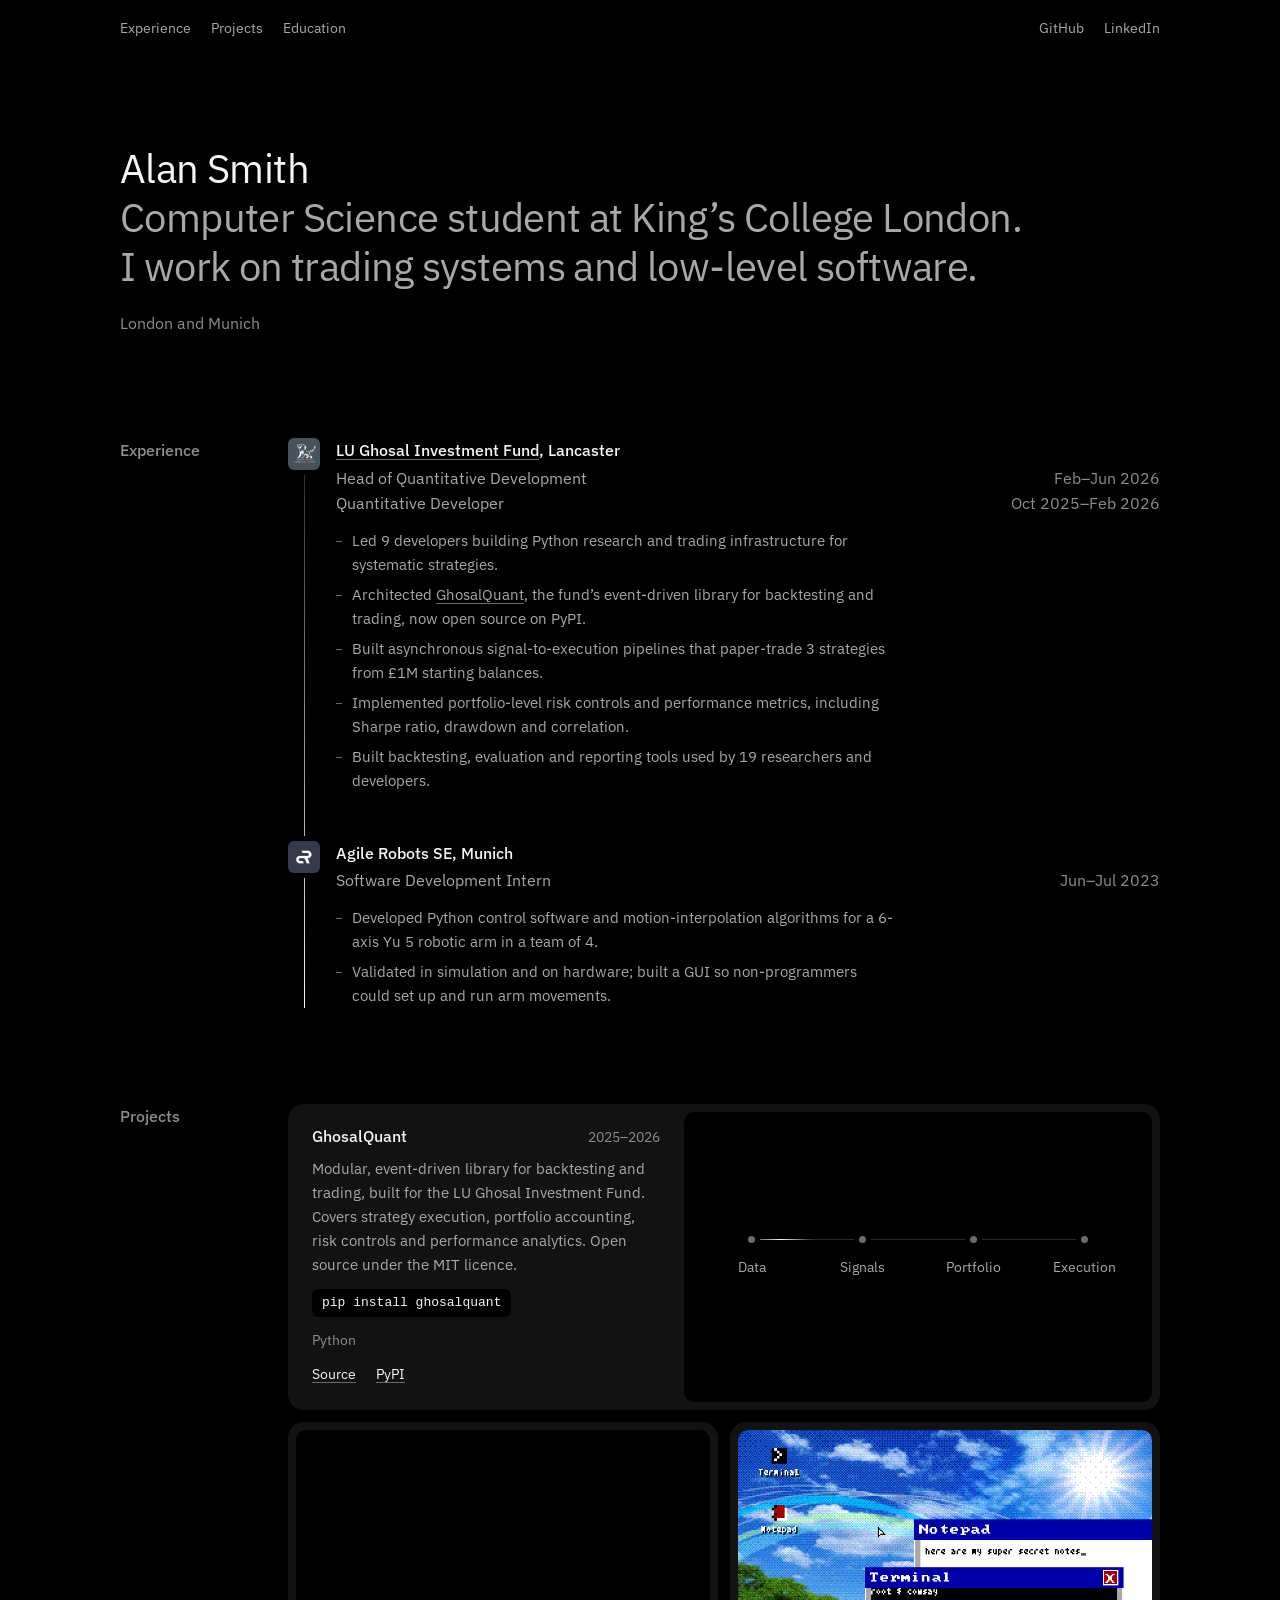
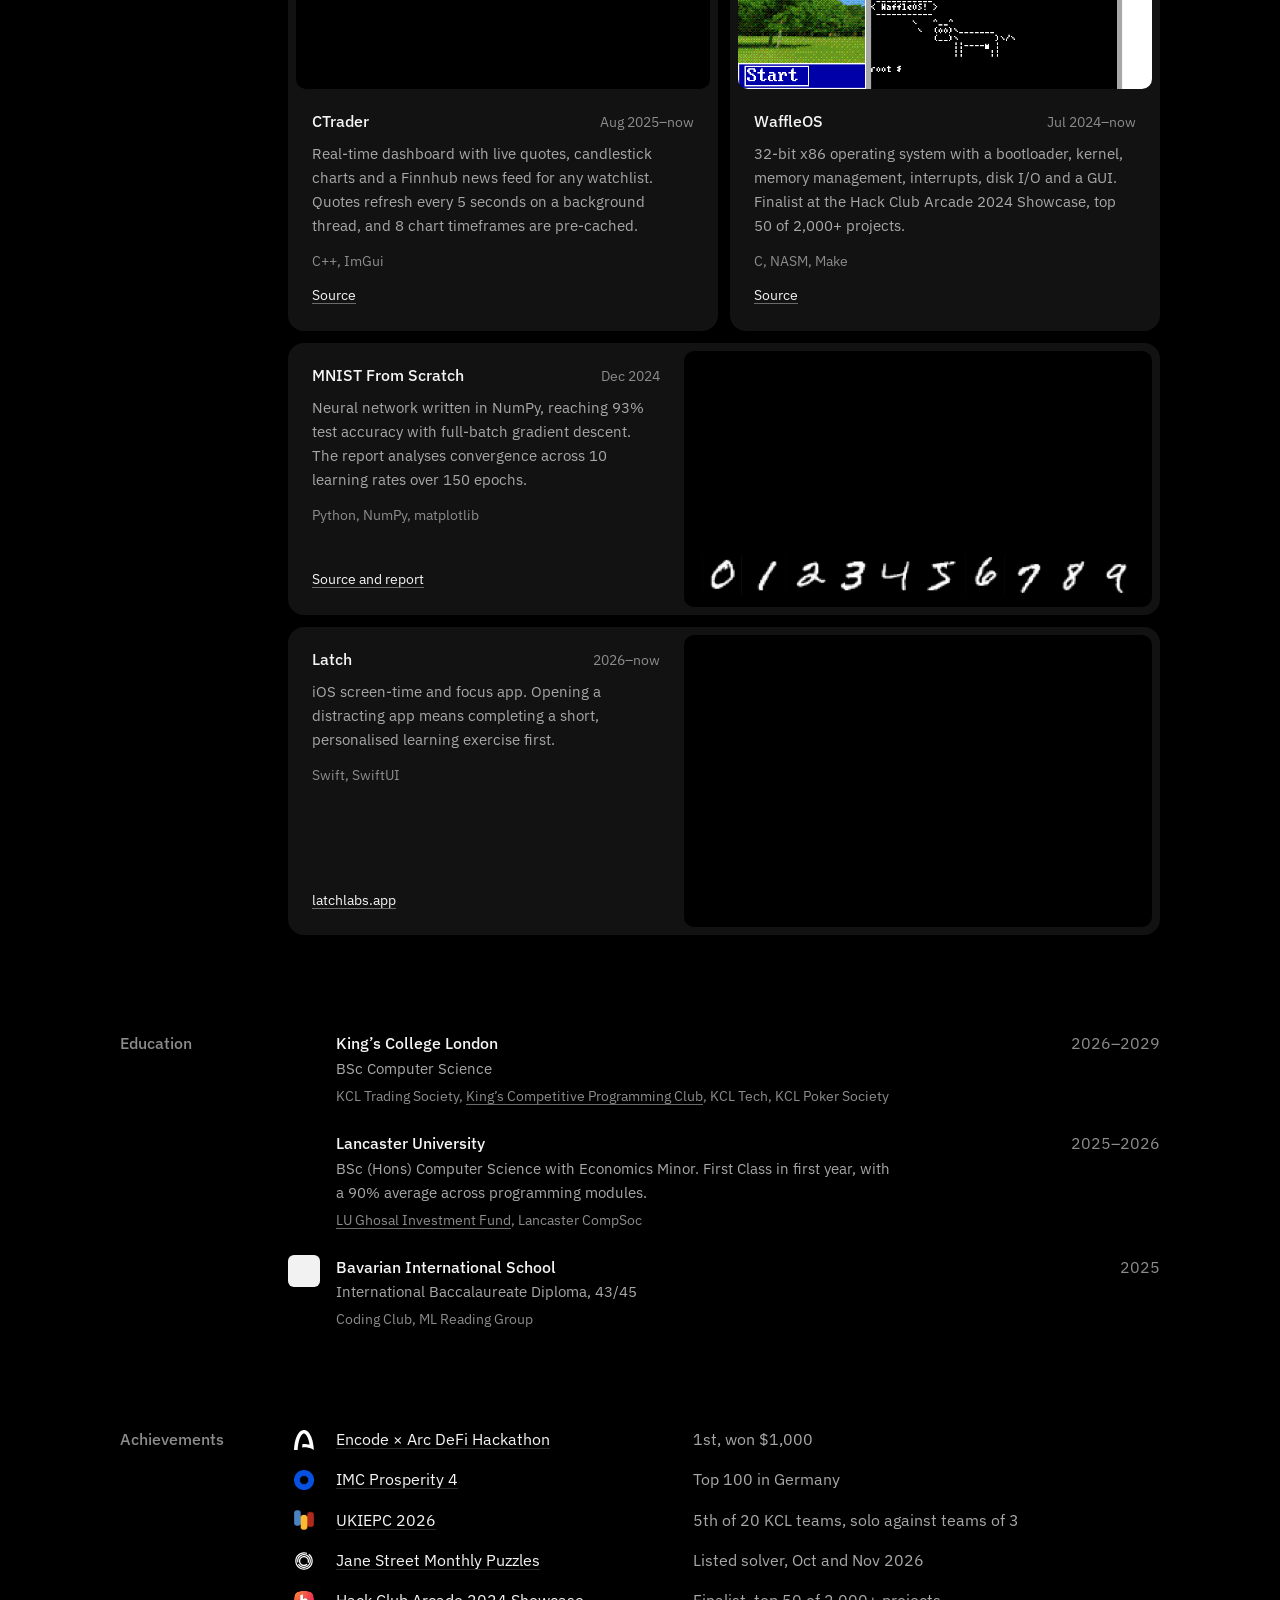
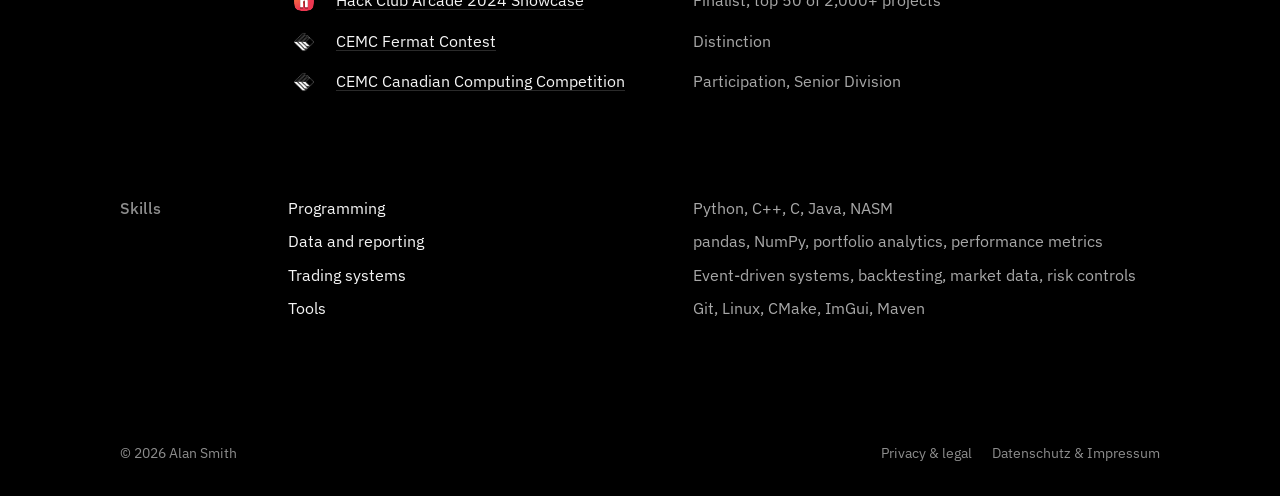
<file: index.html>
<!doctype html>
<html lang="en">
  <head>
    <meta charset="utf-8" />
    <meta
      http-equiv="Content-Security-Policy"
      content="default-src 'self'; base-uri 'none'; connect-src 'none'; font-src 'self'; form-action 'none'; frame-src 'none'; img-src 'self'; object-src 'none'; script-src 'self'; style-src 'self'; style-src-attr 'unsafe-inline'"
    />
    <meta name="referrer" content="no-referrer" />
    <meta name="viewport" content="width=device-width, initial-scale=1" />
    <meta name="theme-color" content="#000000" />
    <meta
      name="description"
      content="Alan Smith is a Computer Science student at King’s College London who works on trading systems and low-level software."
    />
    <meta name="author" content="Alan Smith" />
    <meta property="og:type" content="website" />
    <meta property="og:url" content="https://alan-d-smith.github.io/" />
    <meta property="og:title" content="Alan Smith" />
    <meta
      property="og:description"
      content="Computer Science student at King’s College London who works on trading systems and low-level software."
    />
    <meta name="twitter:card" content="summary" />
    <link rel="canonical" href="https://alan-d-smith.github.io/" />
    <title>Alan Smith</title>
    <link
      rel="icon"
      href="assets/favicon.svg?v=20261118-1"
      type="image/svg+xml"
    />
    <link rel="stylesheet" href="styles.css?v=20261118-1" />
  </head>
  <body>
    <a class="skip-link" href="#main">Skip to content</a>
    <header class="site-header">
      <nav class="site-header-inner" aria-label="Primary navigation">
        <a href="#experience">Experience</a>
        <a href="#projects">Projects</a>
        <a href="#education">Education</a>
        <a
          class="nav-external"
          href="https://github.com/alan-d-smith"
          target="_blank"
          rel="noopener noreferrer"
          >GitHub</a
        >
        <a
          href="https://www.linkedin.com/in/alan-david-smith/"
          target="_blank"
          rel="noopener noreferrer"
          >LinkedIn</a
        >
      </nav>
    </header>

    <main id="main" class="shell">
      <section class="intro">
        <h1>Alan Smith</h1>
        <p class="intro-text">
          Computer Science student at King’s College London.<br />
          I work on trading systems and low-level software.
        </p>
        <p class="intro-place">London and Munich</p>
      </section>

      <section id="experience" class="section">
        <h2>Experience</h2>
        <ol class="section-body timeline">
          <li class="timeline-item">
            <img
              class="org-logo"
              src="assets/logos/ghosal.jpeg"
              alt=""
              width="200"
              height="200"
              loading="lazy"
              decoding="async"
            />
            <h3>
              <a
                href="https://ghosal.fund/"
                target="_blank"
                rel="noopener noreferrer"
                >LU Ghosal Investment Fund</a
              >, Lancaster
            </h3>
            <dl class="roles">
              <div>
                <dt>Head of Quantitative Development</dt>
                <dd>Feb–Jun 2026</dd>
              </div>
              <div>
                <dt>Quantitative Developer</dt>
                <dd>Oct 2025–Feb 2026</dd>
              </div>
            </dl>
            <ul class="points">
              <li>
                Led 9 developers building Python research and trading
                infrastructure for systematic strategies.
              </li>
              <li>
                Architected
                <a
                  href="https://github.com/Ghosal-Quants/GhosalQuant"
                  target="_blank"
                  rel="noopener noreferrer"
                  >GhosalQuant</a
                >, the fund’s event-driven library for backtesting and trading,
                now open source on PyPI.
              </li>
              <li>
                Built asynchronous signal-to-execution pipelines that
                paper-trade 3 strategies from £1M starting balances.
              </li>
              <li>
                Implemented portfolio-level risk controls and performance
                metrics, including Sharpe ratio, drawdown and correlation.
              </li>
              <li>
                Built backtesting, evaluation and reporting tools used by 19
                researchers and developers.
              </li>
            </ul>
          </li>
          <li class="timeline-item">
            <img
              class="org-logo"
              src="assets/logos/agile-robots.jpeg"
              alt=""
              width="200"
              height="200"
              loading="lazy"
              decoding="async"
            />
            <h3>Agile Robots SE, Munich</h3>
            <dl class="roles">
              <div>
                <dt>Software Development Intern</dt>
                <dd>Jun–Jul 2023</dd>
              </div>
            </dl>
            <ul class="points">
              <li>
                Developed Python control software and motion-interpolation
                algorithms for a 6-axis Yu 5 robotic arm in a team of 4.
              </li>
              <li>
                Validated in simulation and on hardware; built a GUI so
                non-programmers could set up and run arm movements.
              </li>
            </ul>
          </li>
        </ol>
      </section>

      <section id="projects" class="section">
        <h2>Projects</h2>
        <div class="section-body tiles">
          <article class="tile tile-wide">
            <figure class="tile-visual pipeline-visual">
              <figcaption class="visually-hidden">
                GhosalQuant pipeline stages
              </figcaption>
              <ol class="pipeline">
                <li>Data</li>
                <li>Signals</li>
                <li>Portfolio</li>
                <li>Execution</li>
              </ol>
            </figure>
            <div class="tile-text">
              <div class="tile-head">
                <h3>GhosalQuant</h3>
                <p>2025–2026</p>
              </div>
              <p>
                Modular, event-driven library for backtesting and trading, built
                for the LU Ghosal Investment Fund. Covers strategy execution,
                portfolio accounting, risk controls and performance analytics.
                Open source under the MIT licence.
              </p>
              <p class="tile-install"><code>pip install ghosalquant</code></p>
              <p class="tile-stack">Python</p>
              <p class="tile-link">
                <a
                  href="https://github.com/Ghosal-Quants/GhosalQuant"
                  target="_blank"
                  rel="noopener noreferrer"
                  >Source</a
                >
                <a
                  href="https://pypi.org/project/ghosalquant/"
                  target="_blank"
                  rel="noopener noreferrer"
                  >PyPI</a
                >
              </p>
            </div>
          </article>

          <article class="tile">
            <figure class="tile-visual">
              <img
                class="shot"
                data-project-image="ctrader"
                src="assets/ctrader.png"
                alt="CTrader real-time market data interface"
                width="1917"
                height="1017"
                loading="lazy"
                decoding="async"
              />
            </figure>
            <div class="tile-text">
              <div class="tile-head">
                <h3>CTrader</h3>
                <p>Aug 2025–now</p>
              </div>
              <p>
                Real-time dashboard with live quotes, candlestick charts and a
                Finnhub news feed for any watchlist. Quotes refresh every 5
                seconds on a background thread, and 8 chart timeframes are
                pre-cached.
              </p>
              <p class="tile-stack">C++, ImGui</p>
              <p class="tile-link">
                <a
                  href="https://github.com/alan-d-smith/CTrader"
                  target="_blank"
                  rel="noopener noreferrer"
                  >Source</a
                >
              </p>
            </div>
          </article>

          <article class="tile">
            <figure class="tile-visual">
              <img
                class="shot"
                data-project-image="waffleos"
                src="assets/waffleos.png?v=20261104-1"
                alt="WaffleOS desktop with Notepad and Terminal windows open"
                width="640"
                height="400"
                loading="lazy"
                decoding="async"
              />
            </figure>
            <div class="tile-text">
              <div class="tile-head">
                <h3>WaffleOS</h3>
                <p>Jul 2024–now</p>
              </div>
              <p>
                32-bit x86 operating system with a bootloader, kernel, memory
                management, interrupts, disk I/O and a GUI. Finalist at the Hack
                Club Arcade 2024 Showcase, top 50 of 2,000+ projects.
              </p>
              <p class="tile-stack">C, NASM, Make</p>
              <p class="tile-link">
                <a
                  href="https://github.com/alan-d-smith/WaffleOS"
                  target="_blank"
                  rel="noopener noreferrer"
                  >Source</a
                >
              </p>
            </div>
          </article>

          <article class="tile tile-wide">
            <figure class="tile-visual plots">
              <img
                class="plot"
                data-project-image="mnistAccuracy"
                src="assets/mnist-accuracy.png"
                alt="Test accuracy by epoch for different MNIST learning rates"
                width="1200"
                height="800"
                loading="lazy"
                decoding="async"
              />
              <img
                class="plot"
                data-project-image="mnistSurface"
                src="assets/mnist-surface.png"
                alt="Gradient descent paths across an optimisation surface"
                width="644"
                height="676"
                loading="lazy"
                decoding="async"
              />
              <img
                class="digits"
                data-project-image="mnistDigits"
                src="assets/mnist-digits.png?v=20261104-1"
                alt="MNIST handwritten digit samples, zero through nine"
                width="1411"
                height="130"
                loading="lazy"
                decoding="async"
              />
            </figure>
            <div class="tile-text">
              <div class="tile-head">
                <h3>MNIST From Scratch</h3>
                <p>Dec 2024</p>
              </div>
              <p>
                Neural network written in NumPy, reaching 93% test accuracy with
                full-batch gradient descent. The report analyses convergence
                across 10 learning rates over 150 epochs.
              </p>
              <p class="tile-stack">Python, NumPy, matplotlib</p>
              <p class="tile-link">
                <a
                  href="https://github.com/alan-d-smith/MNIST-From-Scratch"
                  target="_blank"
                  rel="noopener noreferrer"
                  >Source and report</a
                >
              </p>
            </div>
          </article>

          <article class="tile tile-wide">
            <figure class="tile-visual">
              <img
                class="shot"
                data-project-image="latch"
                src="assets/latch.png?v=20261118-1"
                alt="Latch unlock screen asking a Spanish question before Instagram opens"
                width="1600"
                height="1000"
                loading="lazy"
                decoding="async"
              />
            </figure>
            <div class="tile-text">
              <div class="tile-head">
                <h3>Latch</h3>
                <p>2026–now</p>
              </div>
              <p>
                iOS screen-time and focus app. Opening a distracting app means
                completing a short, personalised learning exercise first.
              </p>
              <p class="tile-stack">Swift, SwiftUI</p>
              <p class="tile-link">
                <a
                  href="https://latchlabs.app"
                  target="_blank"
                  rel="noopener noreferrer"
                  >latchlabs.app</a
                >
              </p>
            </div>
          </article>
        </div>
      </section>

      <section id="education" class="section">
        <h2>Education</h2>
        <ol class="section-body rows">
          <li class="row">
            <img
              class="org-logo"
              src="assets/logos/kcl.png"
              alt=""
              width="960"
              height="732"
              loading="lazy"
              decoding="async"
            />
            <div>
              <h3>King’s College London</h3>
              <p>BSc Computer Science</p>
              <p class="row-groups">
                KCL Trading Society,
                <a
                  href="https://kcpc.orthant.co.uk/"
                  target="_blank"
                  rel="noopener noreferrer"
                  >King’s Competitive Programming Club</a
                >, KCL Tech, KCL Poker Society
              </p>
            </div>
            <p class="row-date">2026–2029</p>
          </li>
          <li class="row">
            <img
              class="org-logo"
              src="assets/logos/lancaster.jpeg"
              alt=""
              width="900"
              height="900"
              loading="lazy"
              decoding="async"
            />
            <div>
              <h3>Lancaster University</h3>
              <p>
                BSc (Hons) Computer Science with Economics Minor. First Class in
                first year, with a 90% average across programming modules.
              </p>
              <p class="row-groups">
                <a
                  href="https://ghosal.fund/"
                  target="_blank"
                  rel="noopener noreferrer"
                  >LU Ghosal Investment Fund</a
                >, Lancaster CompSoc
              </p>
            </div>
            <p class="row-date">2025–2026</p>
          </li>
          <li class="row">
            <img
              class="org-logo org-logo-tile"
              src="assets/logos/bis.png"
              alt=""
              width="1772"
              height="1772"
              loading="lazy"
              decoding="async"
            />
            <div>
              <h3>Bavarian International School</h3>
              <p>International Baccalaureate Diploma, 43/45</p>
              <p class="row-groups">Coding Club, ML Reading Group</p>
            </div>
            <p class="row-date">2025</p>
          </li>
        </ol>
      </section>

      <section id="achievements" class="section">
        <h2>Achievements</h2>
        <dl class="section-body ledger awards">
          <div>
            <dt>
              <a
                href="https://community.arc.io/public/events/encode-arc-hackathon"
                target="_blank"
                rel="noopener noreferrer"
                ><img
                  src="assets/logos/arc.svg"
                  alt=""
                  width="20"
                  height="20"
                  loading="lazy"
                  decoding="async"
                />Encode × Arc DeFi Hackathon</a
              >
            </dt>
            <dd>1st, won $1,000</dd>
          </div>
          <div>
            <dt>
              <a
                href="https://prosperity.imc.com/"
                target="_blank"
                rel="noopener noreferrer"
                ><img
                  src="assets/logos/imc.png"
                  alt=""
                  width="20"
                  height="20"
                  loading="lazy"
                  decoding="async"
                />IMC Prosperity 4</a
              >
            </dt>
            <dd>Top 100 in Germany</dd>
          </div>
          <div>
            <dt>
              <a
                href="https://ukiepc.info/2026/"
                target="_blank"
                rel="noopener noreferrer"
                ><img
                  src="assets/logos/ukiepc.png"
                  alt=""
                  width="20"
                  height="20"
                  loading="lazy"
                  decoding="async"
                />UKIEPC 2026</a
              >
            </dt>
            <dd>5th of 20 KCL teams, solo against teams&nbsp;of&nbsp;3</dd>
          </div>
          <div>
            <dt>
              <a
                href="https://www.janestreet.com/puzzles/"
                target="_blank"
                rel="noopener noreferrer"
                ><img
                  src="assets/logos/janestreet.svg"
                  alt=""
                  width="20"
                  height="20"
                  loading="lazy"
                  decoding="async"
                />Jane Street Monthly Puzzles</a
              >
            </dt>
            <dd>Listed solver, Oct and Nov 2026</dd>
          </div>
          <div>
            <dt>
              <a
                href="https://hackclub.com/arcade"
                target="_blank"
                rel="noopener noreferrer"
                ><img
                  src="assets/logos/hackclub.svg"
                  alt=""
                  width="20"
                  height="20"
                  loading="lazy"
                  decoding="async"
                />Hack Club Arcade 2024 Showcase</a
              >
            </dt>
            <dd>Finalist, top 50 of 2,000+ projects</dd>
          </div>
          <div>
            <dt>
              <a
                href="https://cemc.uwaterloo.ca/contests/pcf"
                target="_blank"
                rel="noopener noreferrer"
                ><img
                  src="assets/logos/cemc.png"
                  alt=""
                  width="20"
                  height="20"
                  loading="lazy"
                  decoding="async"
                />CEMC Fermat Contest</a
              >
            </dt>
            <dd>Distinction</dd>
          </div>
          <div>
            <dt>
              <a
                href="https://cemc.uwaterloo.ca/contests/ccc"
                target="_blank"
                rel="noopener noreferrer"
                ><img
                  src="assets/logos/cemc.png"
                  alt=""
                  width="20"
                  height="20"
                  loading="lazy"
                  decoding="async"
                />CEMC Canadian Computing Competition</a
              >
            </dt>
            <dd>Participation, Senior Division</dd>
          </div>
        </dl>
      </section>

      <section id="skills" class="section">
        <h2>Skills</h2>
        <dl class="section-body ledger">
          <div>
            <dt>Programming</dt>
            <dd>Python, C++, C, Java, NASM</dd>
          </div>
          <div>
            <dt>Data and reporting</dt>
            <dd>pandas, NumPy, portfolio analytics, performance metrics</dd>
          </div>
          <div>
            <dt>Trading systems</dt>
            <dd>
              Event-driven systems, backtesting, market data, risk controls
            </dd>
          </div>
          <div>
            <dt>Tools</dt>
            <dd>Git, Linux, CMake, ImGui, Maven</dd>
          </div>
        </dl>
      </section>
    </main>

    <footer class="site-footer shell">
      <p>© <span id="year">2026</span> Alan Smith</p>
      <nav class="footer-links" aria-label="Legal">
        <a href="privacy.html">Privacy &amp; legal</a>
        <a href="datenschutz.html" lang="de" hreflang="de"
          >Datenschutz &amp; Impressum</a
        >
      </nav>
    </footer>

    <script src="portfolio.config.js?v=20261107-1" defer></script>
    <script src="script.js?v=20261104-1" defer></script>
  </body>
</html>
</file>
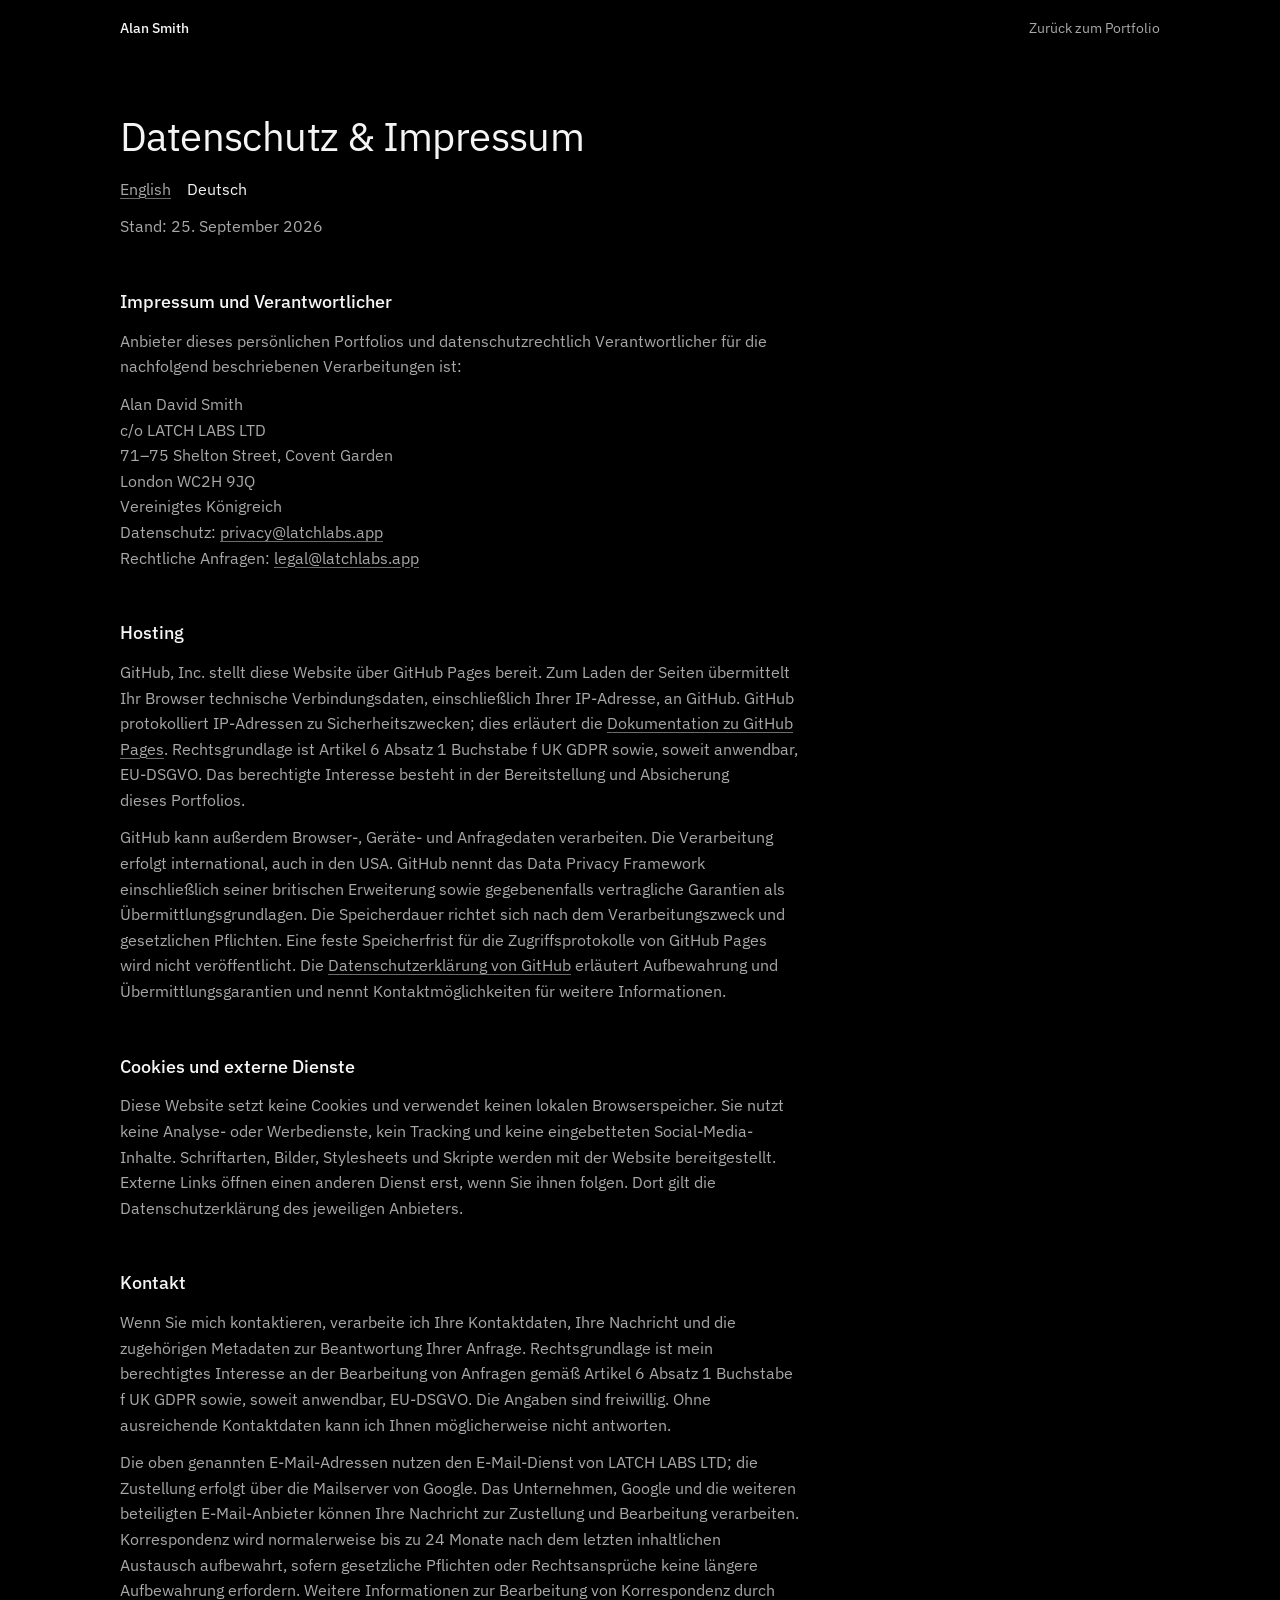
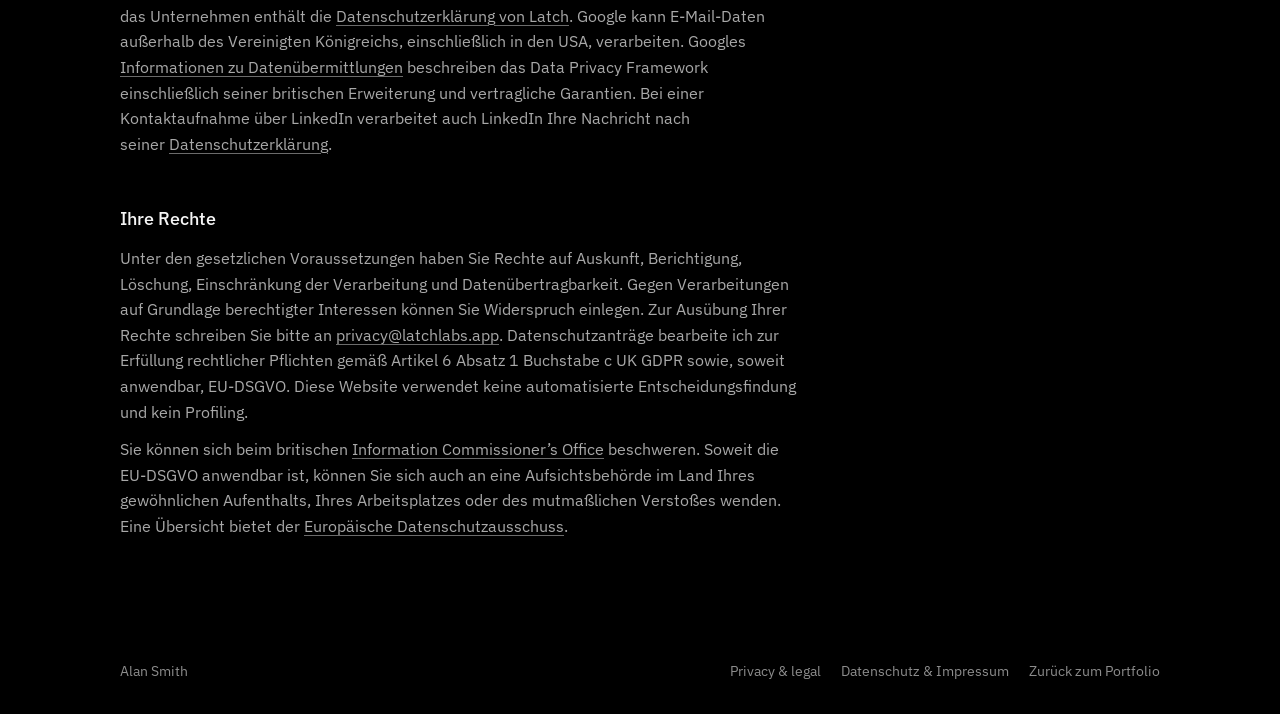
<file: datenschutz.html>
<!doctype html>
<html lang="de">
  <head>
    <meta charset="utf-8" />
    <meta
      http-equiv="Content-Security-Policy"
      content="default-src 'self'; base-uri 'none'; connect-src 'none'; font-src 'self'; form-action 'none'; frame-src 'none'; img-src 'self'; object-src 'none'; script-src 'self'; style-src 'self'; style-src-attr 'unsafe-inline'"
    />
    <meta name="referrer" content="no-referrer" />
    <meta name="viewport" content="width=device-width, initial-scale=1" />
    <meta name="theme-color" content="#000000" />
    <meta
      name="description"
      content="Datenschutzhinweise und Impressum für das persönliche Portfolio von Alan David Smith."
    />
    <link
      rel="canonical"
      href="https://alan-d-smith.github.io/datenschutz.html"
    />
    <link
      rel="alternate"
      hreflang="en"
      href="https://alan-d-smith.github.io/privacy.html"
    />
    <link
      rel="alternate"
      hreflang="de"
      href="https://alan-d-smith.github.io/datenschutz.html"
    />
    <link
      rel="icon"
      href="assets/favicon.svg?v=20261118-1"
      type="image/svg+xml"
    />
    <link rel="stylesheet" href="styles.css?v=20261118-1" />
    <title>Datenschutz &amp; Impressum — Alan Smith</title>
  </head>
  <body>
    <a class="skip-link" href="#main">Zum Inhalt springen</a>
    <header class="site-header">
      <div class="site-header-inner">
        <a
          class="identity"
          href="index.html"
          aria-label="Alan Smith, Startseite"
          >Alan Smith</a
        >
        <a href="index.html">Zurück zum Portfolio</a>
      </div>
    </header>

    <main id="main" class="legal-main shell">
      <h1>Datenschutz &amp; Impressum</h1>
      <nav class="legal-languages" aria-label="Sprache der Datenschutzhinweise">
        <a href="privacy.html" lang="en" hreflang="en">English</a>
        <a href="datenschutz.html" lang="de" hreflang="de" aria-current="page"
          >Deutsch</a
        >
      </nav>
      <p>Stand: <time datetime="2026-09-25">25. September 2026</time></p>

      <h2 id="impressum">Impressum und Verantwortlicher</h2>
      <p>
        Anbieter dieses persönlichen Portfolios und datenschutzrechtlich
        Verantwortlicher für die nachfolgend beschriebenen Verarbeitungen ist:
      </p>
      <address class="legal-contact">
        Alan David Smith<br />
        c/o LATCH LABS LTD<br />
        71–75 Shelton Street, Covent Garden<br />
        London WC2H 9JQ<br />
        Vereinigtes Königreich<br />
        Datenschutz:
        <a href="mailto:privacy@latchlabs.app">privacy@latchlabs.app</a><br />
        Rechtliche Anfragen:
        <a href="mailto:legal@latchlabs.app">legal@latchlabs.app</a>
      </address>

      <h2>Hosting</h2>
      <p>
        GitHub, Inc. stellt diese Website über GitHub Pages bereit. Zum Laden
        der Seiten übermittelt Ihr Browser technische Verbindungsdaten,
        einschließlich Ihrer IP-Adresse, an GitHub. GitHub protokolliert
        IP-Adressen zu Sicherheitszwecken; dies erläutert die
        <a
          href="https://docs.github.com/en/pages/getting-started-with-github-pages/what-is-github-pages#data-collection"
          rel="noreferrer"
          >Dokumentation zu GitHub Pages</a
        >. Rechtsgrundlage ist Artikel 6 Absatz 1 Buchstabe f UK GDPR sowie,
        soweit anwendbar, EU-DSGVO. Das berechtigte Interesse besteht in der
        Bereitstellung und Absicherung dieses Portfolios.
      </p>
      <p>
        GitHub kann außerdem Browser-, Geräte- und Anfragedaten verarbeiten. Die
        Verarbeitung erfolgt international, auch in den USA. GitHub nennt das
        Data Privacy Framework einschließlich seiner britischen Erweiterung
        sowie gegebenenfalls vertragliche Garantien als Übermittlungsgrundlagen.
        Die Speicherdauer richtet sich nach dem Verarbeitungszweck und
        gesetzlichen Pflichten. Eine feste Speicherfrist für die
        Zugriffsprotokolle von GitHub Pages wird nicht veröffentlicht. Die
        <a
          href="https://docs.github.com/en/site-policy/privacy-policies/github-general-privacy-statement"
          rel="noreferrer"
          >Datenschutzerklärung von GitHub</a
        >
        erläutert Aufbewahrung und Übermittlungsgarantien und nennt
        Kontaktmöglichkeiten für weitere Informationen.
      </p>

      <h2>Cookies und externe Dienste</h2>
      <p>
        Diese Website setzt keine Cookies und verwendet keinen lokalen
        Browserspeicher. Sie nutzt keine Analyse- oder Werbedienste, kein
        Tracking und keine eingebetteten Social-Media-Inhalte. Schriftarten,
        Bilder, Stylesheets und Skripte werden mit der Website bereitgestellt.
        Externe Links öffnen einen anderen Dienst erst, wenn Sie ihnen folgen.
        Dort gilt die Datenschutzerklärung des jeweiligen Anbieters.
      </p>

      <h2>Kontakt</h2>
      <p>
        Wenn Sie mich kontaktieren, verarbeite ich Ihre Kontaktdaten, Ihre
        Nachricht und die zugehörigen Metadaten zur Beantwortung Ihrer Anfrage.
        Rechtsgrundlage ist mein berechtigtes Interesse an der Bearbeitung von
        Anfragen gemäß Artikel 6 Absatz 1 Buchstabe f UK GDPR sowie, soweit
        anwendbar, EU-DSGVO. Die Angaben sind freiwillig. Ohne ausreichende
        Kontaktdaten kann ich Ihnen möglicherweise nicht antworten.
      </p>
      <p>
        Die oben genannten E-Mail-Adressen nutzen den E-Mail-Dienst von LATCH
        LABS LTD; die Zustellung erfolgt über die Mailserver von Google. Das
        Unternehmen, Google und die weiteren beteiligten E-Mail-Anbieter können
        Ihre Nachricht zur Zustellung und Bearbeitung verarbeiten. Korrespondenz
        wird normalerweise bis zu 24 Monate nach dem letzten inhaltlichen
        Austausch aufbewahrt, sofern gesetzliche Pflichten oder Rechtsansprüche
        keine längere Aufbewahrung erfordern. Weitere Informationen zur
        Bearbeitung von Korrespondenz durch das Unternehmen enthält die
        <a href="https://latchlabs.app/privacy" rel="noreferrer"
          >Datenschutzerklärung von Latch</a
        >. Google kann E-Mail-Daten außerhalb des Vereinigten Königreichs,
        einschließlich in den USA, verarbeiten. Googles
        <a
          href="https://policies.google.com/privacy/frameworks"
          rel="noreferrer"
          >Informationen zu Datenübermittlungen</a
        >
        beschreiben das Data Privacy Framework einschließlich seiner britischen
        Erweiterung und vertragliche Garantien. Bei einer Kontaktaufnahme über
        LinkedIn verarbeitet auch LinkedIn Ihre Nachricht nach seiner
        <a href="https://www.linkedin.com/legal/privacy-policy" rel="noreferrer"
          >Datenschutzerklärung</a
        >.
      </p>

      <h2>Ihre Rechte</h2>
      <p>
        Unter den gesetzlichen Voraussetzungen haben Sie Rechte auf Auskunft,
        Berichtigung, Löschung, Einschränkung der Verarbeitung und
        Datenübertragbarkeit. Gegen Verarbeitungen auf Grundlage berechtigter
        Interessen können Sie Widerspruch einlegen. Zur Ausübung Ihrer Rechte
        schreiben Sie bitte an
        <a href="mailto:privacy@latchlabs.app">privacy@latchlabs.app</a>.
        Datenschutzanträge bearbeite ich zur Erfüllung rechtlicher Pflichten
        gemäß Artikel 6 Absatz 1 Buchstabe c UK GDPR sowie, soweit anwendbar,
        EU-DSGVO. Diese Website verwendet keine automatisierte
        Entscheidungsfindung und kein Profiling.
      </p>
      <p>
        Sie können sich beim britischen
        <a href="https://ico.org.uk/make-a-complaint/" rel="noreferrer"
          >Information Commissioner’s Office</a
        >
        beschweren. Soweit die EU-DSGVO anwendbar ist, können Sie sich auch an
        eine Aufsichtsbehörde im Land Ihres gewöhnlichen Aufenthalts, Ihres
        Arbeitsplatzes oder des mutmaßlichen Verstoßes wenden. Eine Übersicht
        bietet der
        <a
          href="https://www.edpb.europa.eu/about-edpb/our-members_en"
          rel="noreferrer"
          >Europäische Datenschutzausschuss</a
        >.
      </p>
    </main>

    <footer class="site-footer shell">
      <div>Alan Smith</div>
      <nav class="footer-links" aria-label="Datenschutz und Seitennavigation">
        <a href="privacy.html" lang="en" hreflang="en">Privacy &amp; legal</a>
        <a href="datenschutz.html" aria-current="page"
          >Datenschutz &amp; Impressum</a
        >
        <a href="index.html">Zurück zum Portfolio</a>
      </nav>
    </footer>
  </body>
</html>
</file>
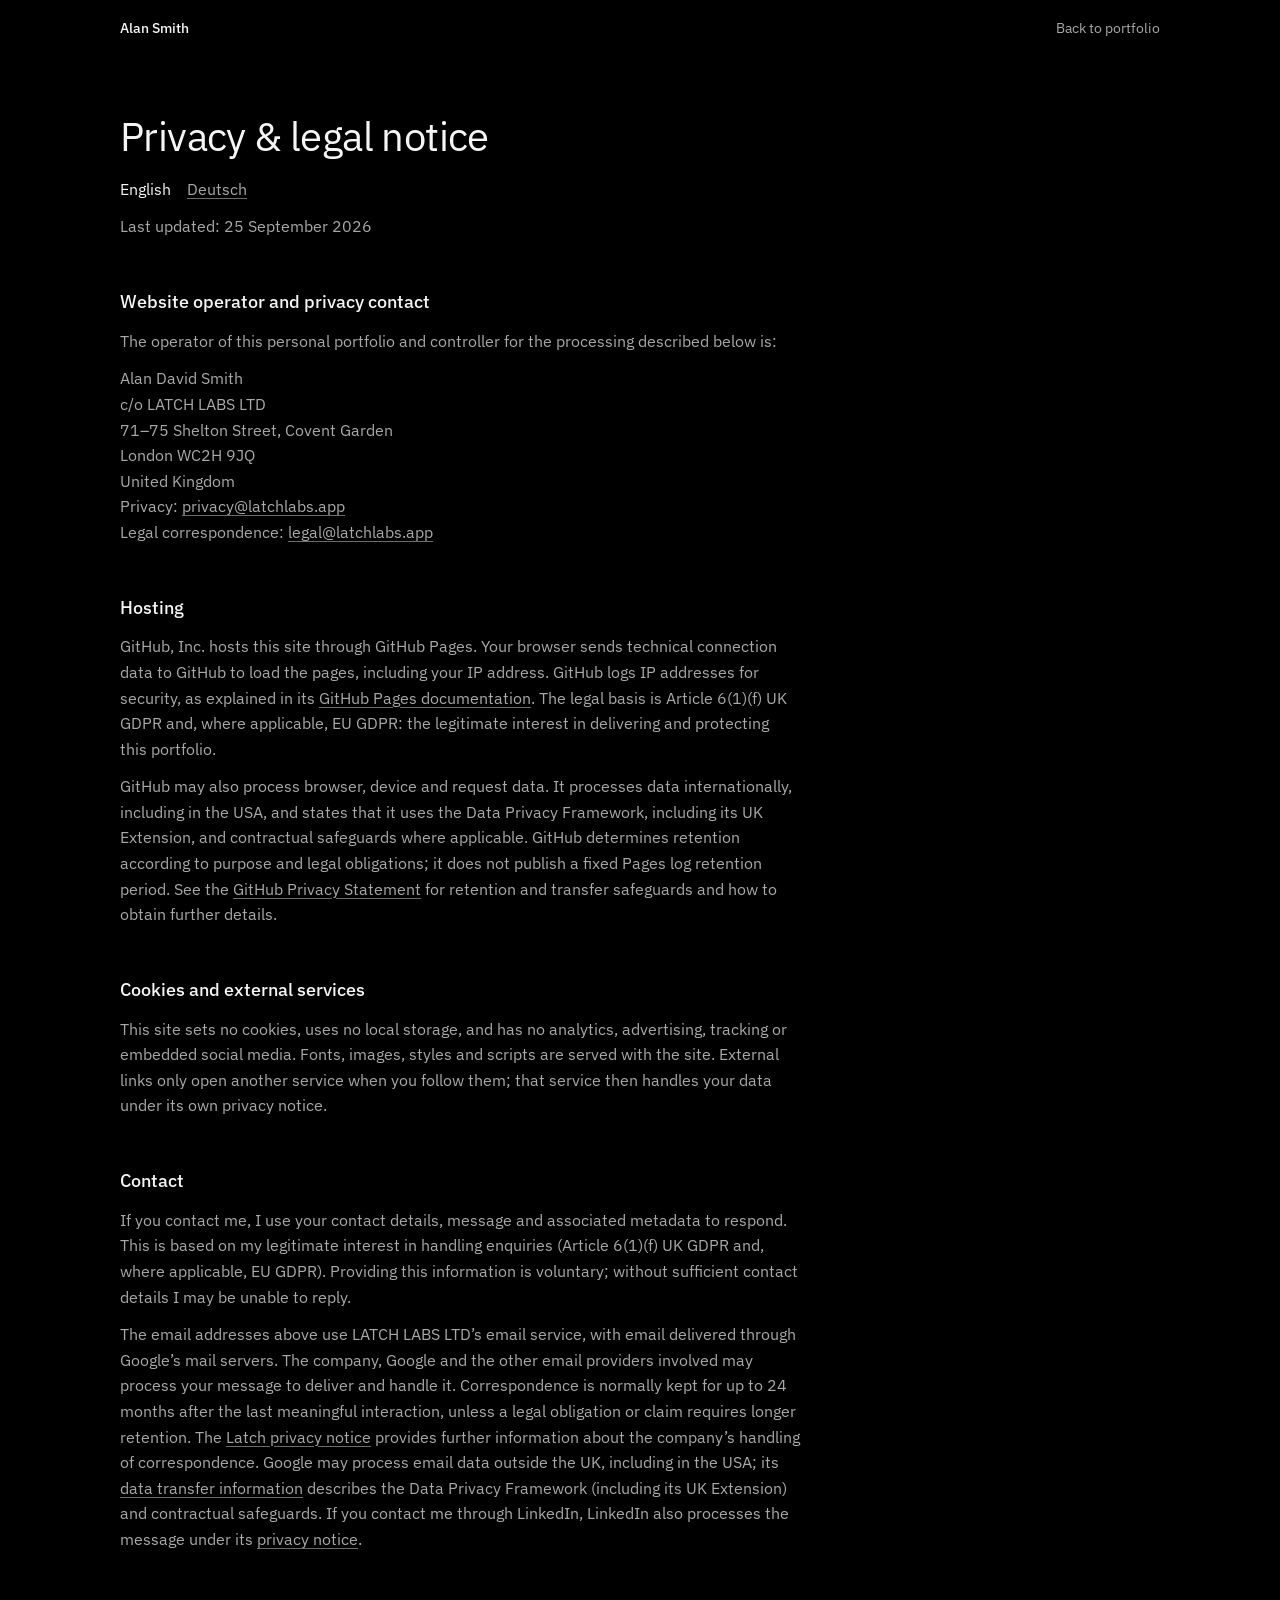
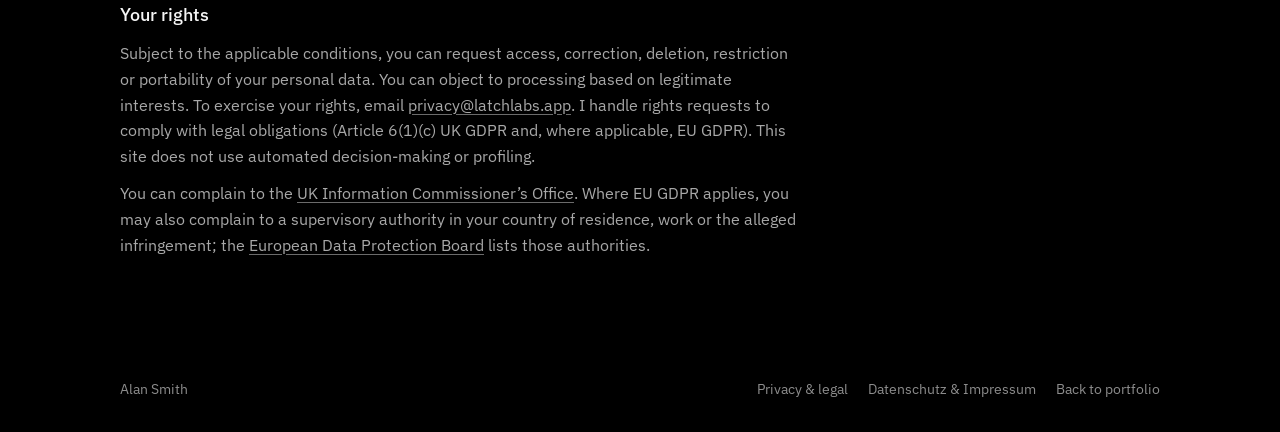
<file: privacy.html>
<!doctype html>
<html lang="en">
  <head>
    <meta charset="utf-8" />
    <meta
      http-equiv="Content-Security-Policy"
      content="default-src 'self'; base-uri 'none'; connect-src 'none'; font-src 'self'; form-action 'none'; frame-src 'none'; img-src 'self'; object-src 'none'; script-src 'self'; style-src 'self'; style-src-attr 'unsafe-inline'"
    />
    <meta name="referrer" content="no-referrer" />
    <meta name="viewport" content="width=device-width, initial-scale=1" />
    <meta name="theme-color" content="#000000" />
    <meta
      name="description"
      content="Privacy information and legal contact details for Alan David Smith’s personal portfolio."
    />
    <link rel="canonical" href="https://alan-d-smith.github.io/privacy.html" />
    <link
      rel="alternate"
      hreflang="en"
      href="https://alan-d-smith.github.io/privacy.html"
    />
    <link
      rel="alternate"
      hreflang="de"
      href="https://alan-d-smith.github.io/datenschutz.html"
    />
    <link
      rel="icon"
      href="assets/favicon.svg?v=20261118-1"
      type="image/svg+xml"
    />
    <link rel="stylesheet" href="styles.css?v=20261118-1" />
    <title>Privacy &amp; legal notice — Alan Smith</title>
  </head>
  <body>
    <a class="skip-link" href="#main">Skip to content</a>
    <header class="site-header">
      <div class="site-header-inner">
        <a class="identity" href="index.html" aria-label="Alan Smith, home"
          >Alan Smith</a
        >
        <a href="index.html">Back to portfolio</a>
      </div>
    </header>

    <main id="main" class="legal-main shell">
      <h1>Privacy &amp; legal notice</h1>
      <nav class="legal-languages" aria-label="Privacy notice language">
        <a href="privacy.html" lang="en" hreflang="en" aria-current="page"
          >English</a
        >
        <a href="datenschutz.html" lang="de" hreflang="de">Deutsch</a>
      </nav>
      <p>Last updated: <time datetime="2026-09-25">25 September 2026</time></p>

      <h2 id="legal-notice">Website operator and privacy contact</h2>
      <p>
        The operator of this personal portfolio and controller for the
        processing described below is:
      </p>
      <address class="legal-contact">
        Alan David Smith<br />
        c/o LATCH LABS LTD<br />
        71–75 Shelton Street, Covent Garden<br />
        London WC2H 9JQ<br />
        United Kingdom<br />
        Privacy: <a href="mailto:privacy@latchlabs.app">privacy@latchlabs.app</a
        ><br />
        Legal correspondence:
        <a href="mailto:legal@latchlabs.app">legal@latchlabs.app</a>
      </address>

      <h2>Hosting</h2>
      <p>
        GitHub, Inc. hosts this site through GitHub Pages. Your browser sends
        technical connection data to GitHub to load the pages, including your IP
        address. GitHub logs IP addresses for security, as explained in its
        <a
          href="https://docs.github.com/en/pages/getting-started-with-github-pages/what-is-github-pages#data-collection"
          rel="noreferrer"
          >GitHub Pages documentation</a
        >. The legal basis is Article 6(1)(f) UK GDPR and, where applicable, EU
        GDPR: the legitimate interest in delivering and protecting this
        portfolio.
      </p>
      <p>
        GitHub may also process browser, device and request data. It processes
        data internationally, including in the USA, and states that it uses the
        Data Privacy Framework, including its UK Extension, and contractual
        safeguards where applicable. GitHub determines retention according to
        purpose and legal obligations; it does not publish a fixed Pages log
        retention period. See the
        <a
          href="https://docs.github.com/en/site-policy/privacy-policies/github-general-privacy-statement"
          rel="noreferrer"
          >GitHub Privacy Statement</a
        >
        for retention and transfer safeguards and how to obtain further details.
      </p>

      <h2>Cookies and external services</h2>
      <p>
        This site sets no cookies, uses no local storage, and has no analytics,
        advertising, tracking or embedded social media. Fonts, images, styles
        and scripts are served with the site. External links only open another
        service when you follow them; that service then handles your data under
        its own privacy notice.
      </p>

      <h2>Contact</h2>
      <p>
        If you contact me, I use your contact details, message and associated
        metadata to respond. This is based on my legitimate interest in handling
        enquiries (Article 6(1)(f) UK GDPR and, where applicable, EU GDPR).
        Providing this information is voluntary; without sufficient contact
        details I may be unable to reply.
      </p>
      <p>
        The email addresses above use LATCH LABS LTD’s email service, with email
        delivered through Google’s mail servers. The company, Google and the
        other email providers involved may process your message to deliver and
        handle it. Correspondence is normally kept for up to 24 months after the
        last meaningful interaction, unless a legal obligation or claim requires
        longer retention. The
        <a href="https://latchlabs.app/privacy" rel="noreferrer"
          >Latch privacy notice</a
        >
        provides further information about the company’s handling of
        correspondence. Google may process email data outside the UK, including
        in the USA; its
        <a
          href="https://policies.google.com/privacy/frameworks"
          rel="noreferrer"
          >data transfer information</a
        >
        describes the Data Privacy Framework (including its UK Extension) and
        contractual safeguards. If you contact me through LinkedIn, LinkedIn
        also processes the message under its
        <a href="https://www.linkedin.com/legal/privacy-policy" rel="noreferrer"
          >privacy notice</a
        >.
      </p>

      <h2>Your rights</h2>
      <p>
        Subject to the applicable conditions, you can request access,
        correction, deletion, restriction or portability of your personal data.
        You can object to processing based on legitimate interests. To exercise
        your rights, email
        <a href="mailto:privacy@latchlabs.app">privacy@latchlabs.app</a>. I
        handle rights requests to comply with legal obligations (Article 6(1)(c)
        UK GDPR and, where applicable, EU GDPR). This site does not use
        automated decision-making or profiling.
      </p>
      <p>
        You can complain to the
        <a href="https://ico.org.uk/make-a-complaint/" rel="noreferrer"
          >UK Information Commissioner’s Office</a
        >. Where EU GDPR applies, you may also complain to a supervisory
        authority in your country of residence, work or the alleged
        infringement; the
        <a
          href="https://www.edpb.europa.eu/about-edpb/our-members_en"
          rel="noreferrer"
          >European Data Protection Board</a
        >
        lists those authorities.
      </p>
    </main>

    <footer class="site-footer shell">
      <div>Alan Smith</div>
      <nav class="footer-links" aria-label="Legal and page navigation">
        <a href="privacy.html" aria-current="page">Privacy &amp; legal</a>
        <a href="datenschutz.html" lang="de" hreflang="de"
          >Datenschutz &amp; Impressum</a
        >
        <a href="index.html">Back to portfolio</a>
      </nav>
    </footer>
  </body>
</html>
</file>
<file: styles.css>
/* Self-hosted font: see assets/fonts/README.md for its source and licence. */
@font-face {
  font-family: "IBM Plex Sans";
  font-style: normal;
  font-weight: 100 700;
  font-display: swap;
  src: url("assets/fonts/ibm-plex-sans-latin-wght-normal.woff2") format("woff2");
}

:root {
  color-scheme: dark;
  --black: #000000;
  --surface: #121212;
  --spotlight: #262626;
  --line: #2a2a2a;
  --dot: #6b6b6b;
  --text: #f5f5f5;
  --text-2: #a8a8a8;
  --text-3: #8c8c8c;
  --font: "IBM Plex Sans", Arial, sans-serif;
  --page: 1040px;
  --gutter: 168px;
  --edge: 24px;
  --section-gap: 96px;
}

* {
  box-sizing: border-box;
}

html {
  background: var(--black);
  scroll-behavior: smooth;
  scroll-padding-top: 72px;
  scrollbar-color: var(--line) var(--black);
}

body {
  margin: 0;
  background: var(--black);
  color: var(--text-2);
  font: 400 1rem/1.6 var(--font);
  -webkit-font-smoothing: antialiased;
}

h1,
h2,
h3,
p,
dl,
dd,
ol,
ul,
figure {
  margin: 0;
  padding: 0;
}

h1,
h2,
h3 {
  font-weight: 500;
}

ol,
ul {
  list-style: none;
}

img,
svg {
  display: block;
  max-width: 100%;
  height: auto;
}

a {
  color: inherit;
  text-decoration: underline;
  text-decoration-color: var(--dot);
  text-decoration-thickness: 1px;
  text-underline-offset: 0.2em;
  transition:
    color 150ms ease,
    text-decoration-color 150ms ease;
}

a:hover {
  color: var(--text);
  text-decoration-color: var(--text);
}

a:focus-visible {
  border-radius: 2px;
  outline: 2px solid var(--text);
  outline-offset: 3px;
}

.visually-hidden {
  position: absolute;
  width: 1px;
  height: 1px;
  overflow: hidden;
  clip-path: inset(50%);
  white-space: nowrap;
}

.skip-link {
  position: fixed;
  z-index: 100;
  top: 12px;
  left: 12px;
  padding: 8px 12px;
  transform: translateY(-200%);
  border-radius: 6px;
  background: var(--text);
  color: var(--black);
  font-weight: 500;
  text-decoration: none;
}

.skip-link:focus {
  transform: none;
}

.shell {
  width: min(var(--page), 100% - 2 * var(--edge));
  margin-inline: auto;
}

/* Header: the fade below it is Magic UI's Progressive Blur. */
.site-header {
  position: sticky;
  z-index: 20;
  top: 0;
}

.site-header::before {
  position: absolute;
  z-index: -1;
  inset: 0 0 -24px;
  background: linear-gradient(rgb(0 0 0 / 88%), rgb(0 0 0 / 0%));
  content: "";
  pointer-events: none;
  backdrop-filter: blur(10px);
  mask-image: linear-gradient(#000 55%, transparent);
}

.site-header-inner {
  display: flex;
  align-items: center;
  gap: 20px;
  width: min(var(--page), 100% - 2 * var(--edge));
  height: 56px;
  margin-inline: auto;
  font-size: 0.875rem;
}

.site-header-inner a {
  color: var(--text-2);
  text-decoration: none;
}

.site-header-inner a:hover,
.site-header-inner .identity {
  color: var(--text);
}

.nav-external {
  margin-left: auto;
}

.identity {
  margin-right: auto;
  font-weight: 500;
}

/* Intro: the two tones come from HeroUI's headline; the entrance is Magic UI's
   Blur Fade with its default 6px blur, 6px offset and 0.4s duration. */
.intro {
  padding-block: 88px 8px;
  font-size: clamp(1.75rem, 1.2rem + 2.2vw, 2.5rem);
  line-height: 1.22;
  letter-spacing: -0.015em;
}

.intro h1 {
  color: var(--text);
  font-size: inherit;
  font-weight: 400;
}

.intro-text {
  max-width: 24em;
  text-wrap: pretty;
}

.intro-place {
  margin-top: 24px;
  color: var(--text-3);
  font-size: 1rem;
  letter-spacing: 0;
}

/* Sections: name in the gutter, content on a second vertical axis. */
.section {
  display: grid;
  grid-template-columns: var(--gutter) minmax(0, 1fr);
  margin-top: var(--section-gap);
  scroll-margin-top: 72px;
}

.section h2 {
  color: var(--text-3);
  font-size: 1rem;
}

.section h3 {
  color: var(--text);
  font-size: 1rem;
}

/* Experience: the rail filling on scroll is Aceternity's Tracing Beam. */
.timeline {
  position: relative;
  view-timeline: --trace block;
}

.timeline::before,
.timeline::after {
  position: absolute;
  top: 16px;
  bottom: 0;
  left: 16px;
  width: 1px;
  background: var(--line);
  content: "";
}

.timeline::after {
  display: none;
}

.timeline-item {
  position: relative;
  padding-left: 48px;
}

.timeline-item + .timeline-item {
  margin-top: 48px;
}

.timeline-item .org-logo {
  position: absolute;
  z-index: 1;
  top: 0;
  left: 0;
  box-shadow: 0 0 0 5px var(--black);
}

/* School and company logos stay in full colour. */
.org-logo {
  width: 32px;
  height: 32px;
  border-radius: 6px;
  object-fit: contain;
}

.org-logo-tile {
  padding: 2px;
  background: #f2f2f2;
}

.roles {
  margin-top: 2px;
}

.roles div {
  display: flex;
  justify-content: space-between;
  gap: 24px;
}

.roles dd,
.row-date,
.tile-head p {
  flex: none;
  color: var(--text-3);
  font-variant-numeric: tabular-nums;
}

.points {
  max-width: 62ch;
  margin-top: 12px;
  font-size: 0.9375rem;
}

.points li {
  position: relative;
  padding-left: 16px;
}

.points li + li {
  margin-top: 6px;
}

.points li::before {
  position: absolute;
  top: 0.8em;
  left: 0;
  width: 6px;
  height: 1px;
  background: var(--dot);
  content: "";
}

/* Projects: tone-on-tone surfaces from HeroUI, with Aceternity's Card Spotlight
   (its default #262626 colour and 350px radius) following the pointer. */
.tiles {
  display: grid;
  grid-template-columns: repeat(2, minmax(0, 1fr));
  gap: 12px;
}

.tile {
  position: relative;
  display: flex;
  overflow: hidden;
  flex-direction: column;
  border-radius: 16px;
  background: var(--surface);
}

.tile::before {
  position: absolute;
  background: radial-gradient(
    350px circle at var(--spot-x, 50%) var(--spot-y, 50%),
    var(--spotlight),
    transparent 100%
  );
  content: "";
  inset: 0;
  opacity: 0;
  pointer-events: none;
  transition: opacity 250ms ease;
}

.tile-visual,
.tile-text {
  position: relative;
}

.tile-visual {
  display: grid;
  overflow: hidden;
  aspect-ratio: 16 / 10;
  margin: 8px 8px 0;
  border-radius: 10px;
  background: var(--black);
  place-items: center;
}

.tile-text {
  display: flex;
  flex: 1;
  flex-direction: column;
  padding: 20px 24px 24px;
  font-size: 0.9375rem;
}

.tile-head {
  display: flex;
  align-items: baseline;
  justify-content: space-between;
  gap: 16px;
  margin-bottom: 8px;
}

.tile-head p {
  font-size: 0.875rem;
}

.tile-stack {
  margin-top: 12px;
  color: var(--text-3);
  font-size: 0.875rem;
}

.tile-link {
  display: flex;
  flex-wrap: wrap;
  gap: 4px 20px;
  margin-top: auto;
  padding-top: 12px;
  color: var(--text);
  font-size: 0.875rem;
}

/* A real install command, so it gets a code face from the visitor's system fonts. */
.tile-install {
  margin-top: 12px;
}

.tile-install code {
  display: inline-block;
  padding: 4px 10px;
  border-radius: 6px;
  background: var(--black);
  color: var(--text);
  font:
    0.8125rem/1.5 ui-monospace,
    "SF Mono",
    Menlo,
    Consolas,
    monospace;
  user-select: all;
}

.tile-wide {
  display: grid;
  grid-column: 1 / -1;
  grid-template-columns: minmax(0, 5fr) minmax(0, 6fr);
}

.tile-wide .tile-text {
  grid-row: 1;
  grid-column: 1;
}

.tile-wide .tile-visual {
  grid-row: 1;
  grid-column: 2;
  aspect-ratio: auto;
  min-height: 240px;
  margin: 8px 8px 8px 0;
}

.shot {
  width: 100%;
  height: 100%;
  object-fit: var(--image-fit, contain);
  object-position: var(--image-position, center);
}

.plots {
  grid-template-columns: 3fr 2fr;
  align-items: center;
  gap: 8px;
  padding: 12px;
}

/* Inverted to sit on the dark tile; the hue rotation restores the original line colours. */
.plot {
  width: 100%;
  filter: invert(1) hue-rotate(180deg);
  object-fit: var(--image-fit, contain);
  object-position: var(--image-position, center);
}

.digits {
  width: 100%;
  grid-column: 1 / -1;
}

@media (hover: hover) {
  .tile:hover::before {
    opacity: 1;
  }
}

/* GhosalQuant's pipeline: Magic UI's Animated Beam on a plain rail. */
.pipeline {
  position: relative;
  display: grid;
  grid-template-columns: repeat(4, minmax(0, 1fr));
  width: 100%;
  padding-inline: 12px;
  color: var(--text-2);
  font-size: 0.875rem;
  text-align: center;
  view-timeline: --beam block;
}

.pipeline::before,
.pipeline::after {
  position: absolute;
  top: 3px;
  right: calc(12.5% + 6px);
  left: calc(12.5% + 6px);
  height: 1px;
  background: var(--line);
  content: "";
}

.pipeline::after {
  display: none;
}

.pipeline li {
  position: relative;
  padding-top: 20px;
}

.pipeline li::before {
  position: absolute;
  z-index: 1;
  top: 0;
  left: calc(50% - 3.5px);
  width: 7px;
  height: 7px;
  border-radius: 50%;
  background: var(--dot);
  box-shadow: 0 0 0 5px var(--black);
  content: "";
}

/* Rows and ledgers */
.rows {
  display: grid;
  gap: 24px;
}

.row {
  display: grid;
  grid-template-columns: 32px minmax(0, 1fr) auto;
  align-items: start;
  gap: 16px;
}

.row p:not(.row-date) {
  max-width: 62ch;
  font-size: 0.9375rem;
}

.row p.row-groups {
  max-width: none;
  margin-top: 4px;
  color: var(--text-3);
  font-size: 0.875rem;
}

.ledger {
  display: grid;
  gap: 8px;
}

.ledger div {
  display: grid;
  grid-template-columns: minmax(0, 5fr) minmax(0, 6fr);
  gap: 16px;
}

.ledger dt {
  color: var(--text);
}

.ledger dd {
  text-wrap: pretty;
}

/* Achievements: logos stay grey until their link is hovered or focused. */
.awards {
  gap: 10px;
}

.awards a {
  display: inline-flex;
  align-items: center;
  gap: 16px;
  text-decoration-color: var(--line);
}

.awards a:hover {
  text-decoration-color: var(--text);
}

.awards img {
  flex: none;
  width: 20px;
  margin-inline: 6px;
  height: 20px;
  object-fit: contain;
}

.site-footer {
  display: flex;
  flex-wrap: wrap;
  justify-content: space-between;
  gap: 8px 24px;
  margin-top: var(--section-gap);
  padding-block: 24px 32px;
  color: var(--text-3);
  font-size: 0.875rem;
}

.footer-links {
  display: flex;
  flex-wrap: wrap;
  gap: 8px 20px;
}

.footer-links a {
  text-decoration: none;
}

.footer-links a:hover {
  text-decoration: underline;
}

/* Legal pages */
.legal-main {
  padding-block: 56px 0;
  overflow-wrap: anywhere;
}

.legal-main > * {
  max-width: 680px;
}

.legal-main h1 {
  color: var(--text);
  font-size: clamp(1.75rem, 1.2rem + 2.2vw, 2.5rem);
  font-weight: 400;
  line-height: 1.22;
  letter-spacing: -0.015em;
}

.legal-main h2 {
  margin-top: 48px;
  color: var(--text);
  font-size: 1.125rem;
  scroll-margin-top: 72px;
}

.legal-main p {
  margin-top: 12px;
  text-wrap: pretty;
}

.legal-contact {
  margin-top: 12px;
  font-style: normal;
}

.legal-languages {
  display: flex;
  flex-wrap: wrap;
  gap: 16px;
  margin-top: 16px;
}

.legal-languages [aria-current="page"] {
  color: var(--text);
  text-decoration: none;
}

@media (prefers-reduced-motion: no-preference) {
  .intro > * {
    animation: blur-fade 400ms ease-out both;
  }

  .intro > :nth-child(2) {
    animation-delay: 80ms;
  }

  .intro > :nth-child(3) {
    animation-delay: 160ms;
  }

  @keyframes blur-fade {
    from {
      transform: translateY(6px);
      filter: blur(6px);
      opacity: 0;
    }

    to {
      transform: none;
      filter: none;
      opacity: 1;
    }
  }

  @supports (animation-timeline: view()) {
    .timeline::after {
      display: block;
      background: linear-gradient(var(--line), var(--text));
      transform-origin: top;
      animation: trace linear both;
      animation-range: entry 30% cover 70%;
      animation-timeline: --trace;
    }

    .pipeline::after {
      display: block;
      right: auto;
      width: 64px;
      background: linear-gradient(90deg, transparent, var(--text), transparent);
      animation: beam linear both;
      animation-range: entry 80% exit 40%;
      animation-timeline: --beam;
    }

    @keyframes trace {
      from {
        transform: scaleY(0);
      }

      to {
        transform: scaleY(1);
      }
    }

    @keyframes beam {
      from {
        left: calc(12.5% + 6px);
        opacity: 0;
      }

      15% {
        opacity: 1;
      }

      85% {
        opacity: 1;
      }

      to {
        left: calc(87.5% - 70px);
        opacity: 0;
      }
    }
  }
}

@media (prefers-reduced-motion: reduce) {
  html {
    scroll-behavior: auto;
  }

  a,
  .tile::before {
    transition: none;
  }
}

@media (max-width: 760px) {
  :root {
    --edge: 16px;
    --section-gap: 64px;
  }

  .intro {
    padding-top: 56px;
  }

  .section {
    grid-template-columns: minmax(0, 1fr);
    gap: 16px;
  }

  .tiles {
    grid-template-columns: minmax(0, 1fr);
  }

  .tile-wide {
    display: flex;
  }

  .tile-wide .tile-visual {
    min-height: 0;
    margin: 8px 8px 0;
  }

  .tile-wide .pipeline-visual {
    padding-block: 40px;
  }

  .tile-text {
    padding: 16px 16px 20px;
  }

  .roles div {
    flex-direction: column;
    gap: 0;
  }

  .roles div + div {
    margin-top: 6px;
  }

  .ledger {
    gap: 12px;
  }

  .ledger div {
    grid-template-columns: minmax(0, 1fr);
    gap: 0;
  }

  .row {
    grid-template-columns: 32px minmax(0, 1fr);
    gap: 0 16px;
  }

  .row-date {
    grid-column: 2;
    margin-top: 2px;
  }

  .awards dd {
    padding-left: 48px;
  }
}

@media (max-width: 400px) {
  .site-header-inner {
    gap: 12px;
    font-size: 0.8125rem;
  }
}

@media (max-width: 340px) {
  .site-header-inner {
    gap: 8px;
    font-size: 0.75rem;
  }
}
</file>
